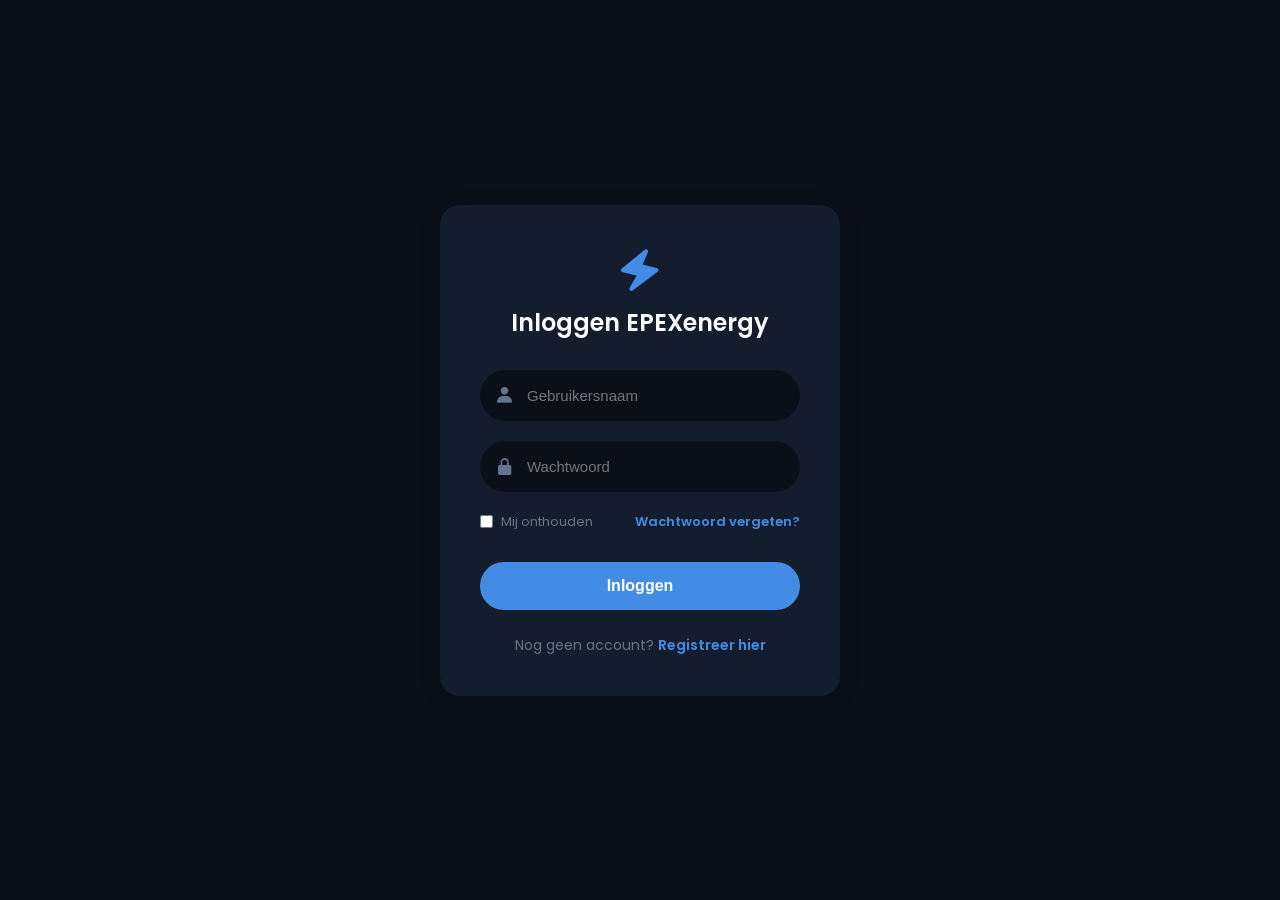
<file: html/login.html>
<!DOCTYPE html>
<html lang="nl">
<head>
    <meta charset="UTF-8">
    <meta name="viewport" content="width=device-width, initial-scale=1.0">
    <title>Login - EPEXenergy</title>
    <link href='https://unpkg.com/boxicons@2.1.4/css/boxicons.min.css' rel='stylesheet'>
    <link rel="stylesheet" href="css/style.css?v=101">
    <link rel="manifest" href="manifest.json">
    <link rel="icon" type="image/png" sizes="192x192" href="pics/icon-192.png">
    <meta name="theme-color" content="#3c91e6">
    <style>
        body {
            display: flex; justify-content: center; align-items: center;
            height: 100vh; background-color: var(--grey); font-family: var(--poppins);
        }
        .login-box {
            background: var(--light); padding: 40px; border-radius: 20px;
            box-shadow: 0 4px 20px rgba(0, 0, 0, 0.2); width: 100%; max-width: 400px; text-align: center;
        }
        .login-box .logo { font-size: 50px; color: var(--blue); margin-bottom: 10px; }
        .login-box h2 { color: var(--dark); margin-bottom: 30px; font-weight: 600; }
        .input-group { position: relative; margin-bottom: 20px; }
        .input-group i {
            position: absolute; left: 15px; top: 50%; transform: translateY(-50%);
            color: var(--dark-grey); font-size: 20px;
        }
        .input-group input {
            width: 100%; padding: 15px 15px 15px 45px; border: 2px solid transparent;
            border-radius: 30px; background: var(--grey); color: var(--dark);
            outline: none; font-size: 15px; transition: all 0.3s ease;
        }
        .input-group input:focus { border-color: var(--blue); }
        .btn-login {
            width: 100%; padding: 15px; background: var(--blue); color: #fff;
            border: none; border-radius: 30px; font-size: 16px; font-weight: 600;
            cursor: pointer; transition: 0.3s ease; margin-top: 10px;
        }
        .btn-login:hover { background: #2b7fc7; }
        
        #error-msg {
            color: #DB504A; margin-top: 15px; font-size: 14px; font-weight: 500; display: none;
        }
        .register-link {
            margin-top: 25px; font-size: 14px; color: var(--dark-grey);
        }
        .register-link a, .forgot-link a {
            color: var(--blue); font-weight: 600; text-decoration: none;
        }
        .register-link a:hover, .forgot-link a:hover { text-decoration: underline; }
        .forgot-link {
            text-align: right; margin-bottom: 20px; font-size: 13px;
        }
    </style>
</head>
<body class="dark">

    <div class="login-box">
        <i class='bx bxs-zap logo'></i>
        <h2>Inloggen EPEXenergy</h2>
        
        <form id="loginForm">
            <div class="input-group">
                <i class='bx bxs-user'></i>
                <input type="text" id="username" placeholder="Gebruikersnaam" required autocomplete="username">
            </div>
            
            <div class="input-group">
                <i class='bx bxs-lock-alt'></i>
                <input type="password" id="password" placeholder="Wachtwoord" required autocomplete="current-password">
            </div>
            
            <div style="display: flex; justify-content: space-between; align-items: center; margin-bottom: 20px; font-size: 13px;">
                <label style="color: var(--dark-grey); display: flex; align-items: center; cursor: pointer;">
                    <input type="checkbox" id="remember" style="margin-right: 8px;"> Mij onthouden
                </label>
                <div class="forgot-link" style="margin-bottom: 0;">
                    <a href="forgot.html">Wachtwoord vergeten?</a>
                </div>
            </div>
            
            <button type="submit" class="btn-login">Inloggen</button>
            
            <p id="error-msg"></p>
        </form>

        <div class="register-link">
            Nog geen account? <a href="register.html">Registreer hier</a>
        </div>
    </div>

    <script>
        document.getElementById('loginForm').addEventListener('submit', async function(e) {
            e.preventDefault(); 
            
            const user = document.getElementById('username').value;
            const pass = document.getElementById('password').value;
            const btn = document.querySelector('.btn-login');
            const errorMsg = document.getElementById('error-msg');
            
            btn.innerText = "Bezig met inloggen...";
            errorMsg.style.display = "none";
            
            try {
                // Let op: Node-RED draait standaard op poort 1880. Als Nginx dit niet goed doorstuurt, 
                // moeten we straks mogelijk :1880 toevoegen in je Nginx configuratie.
                const response = await fetch('http://192.168.1.130:1880/api/login', {
                    method: 'POST',
                    headers: { 'Content-Type': 'application/json' },
                    body: JSON.stringify({ username: user, password: pass })
                });
                
                // Controleer of Nginx niet stiekem een 404 of 405 error pagina teruggeeft
                if (!response.ok) {
                    throw new Error(`Webserver error: ${response.status} ${response.statusText}`);
                }
                
                const result = await response.json();
                
                if (result.success) {
                    // Check of het vinkje aan staat
                    const onthoudMij = document.getElementById('remember').checked;
                    
                    if (onthoudMij) {
                        localStorage.setItem('loggedInUser', JSON.stringify(result.user));
                        sessionStorage.removeItem('loggedInUser'); // Zeker weten dat de andere leeg is
                    } else {
                        sessionStorage.setItem('loggedInUser', JSON.stringify(result.user));
                        localStorage.removeItem('loggedInUser'); // Zeker weten dat de andere leeg is
                    }

                    btn.innerText = "Succes!";
                    btn.style.background = "#28a745"; 
                    setTimeout(() => { window.location.href = "index.html"; }, 500);
                } else {
                    errorMsg.innerText = result.error || "Verkeerde gebruikersnaam of wachtwoord.";
                    errorMsg.style.display = "block";
                    btn.innerText = "Inloggen";
                }
            } catch (error) {
                // Toon de exacte foutmelding zodat we weten wat er mis gaat!
                console.error(error);
                errorMsg.innerText = error.message.includes('Unexpected token') ? 
                                     "Nginx stuurt API data niet door naar Node-RED!" : 
                                     "Fout: " + error.message;
                errorMsg.style.display = "block";
                btn.innerText = "Inloggen";
            }
        });
    </script>
</body>
</html>
</file>
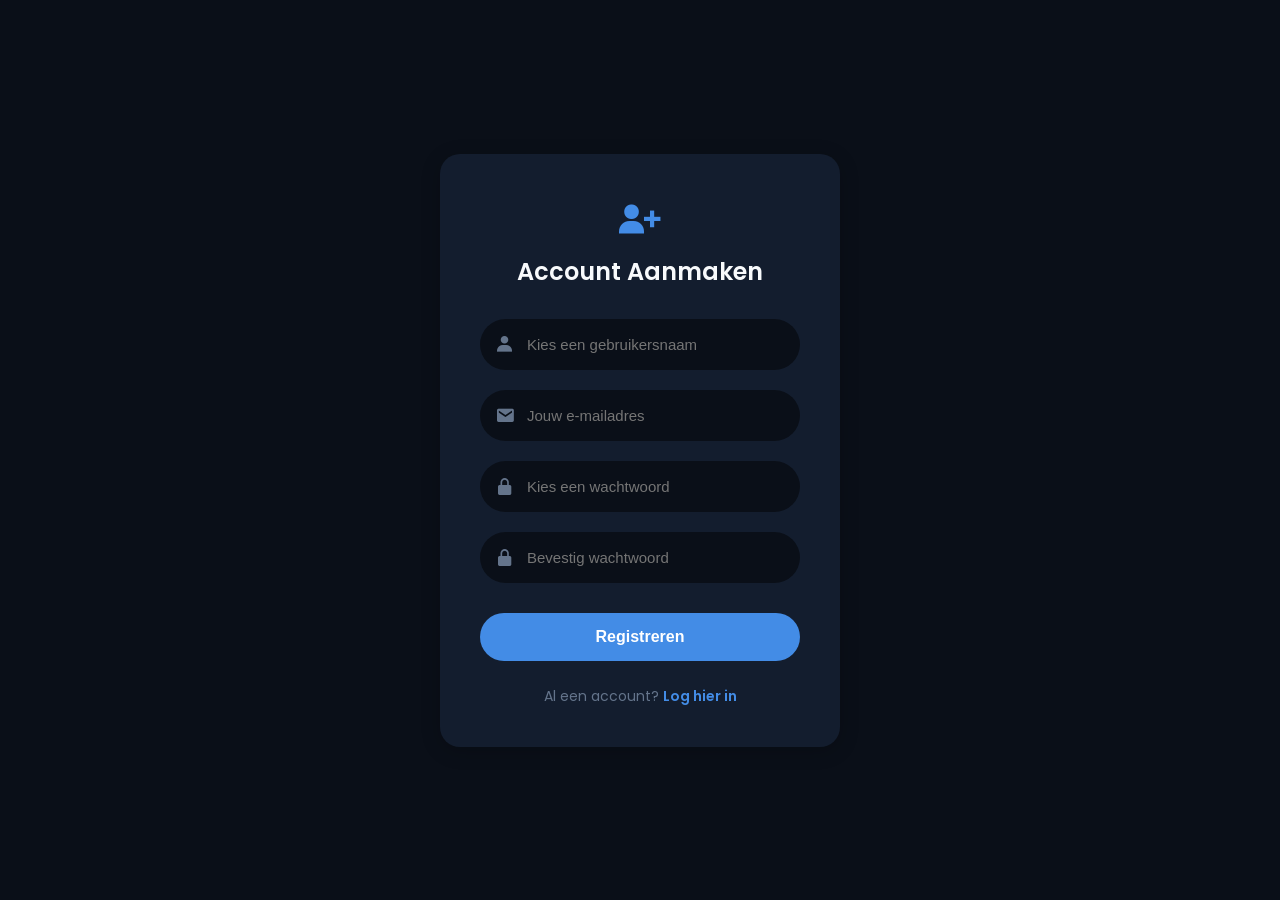
<file: html/register.html>
<!DOCTYPE html>
<html lang="nl">
<head>
    <meta charset="UTF-8">
    <meta name="viewport" content="width=device-width, initial-scale=1.0">
    <title>Registreren - EPEXenergy</title>
    <link href='https://unpkg.com/boxicons@2.1.4/css/boxicons.min.css' rel='stylesheet'>
    <link rel="stylesheet" href="css/style.css?v=101">
    <link rel="manifest" href="manifest.json">
    <link rel="icon" type="image/png" sizes="192x192" href="pics/icon-192.png">
    <meta name="theme-color" content="#3c91e6">
    <style>
        body {
            display: flex; justify-content: center; align-items: center;
            min-height: 100vh; background-color: var(--grey); font-family: var(--poppins);
        }
        .login-box {
            background: var(--light); padding: 40px; border-radius: 20px;
            box-shadow: 0 4px 20px rgba(0, 0, 0, 0.2); width: 100%; max-width: 400px; text-align: center;
        }
        .login-box .logo { font-size: 50px; color: var(--blue); margin-bottom: 10px; }
        .login-box h2 { color: var(--dark); margin-bottom: 30px; font-weight: 600; }
        .input-group { position: relative; margin-bottom: 20px; }
        .input-group i {
            position: absolute; left: 15px; top: 50%; transform: translateY(-50%);
            color: var(--dark-grey); font-size: 20px;
        }
        .input-group input {
            width: 100%; padding: 15px 15px 15px 45px; border: 2px solid transparent;
            border-radius: 30px; background: var(--grey); color: var(--dark);
            outline: none; font-size: 15px; transition: all 0.3s ease;
        }
        .input-group input:focus { border-color: var(--blue); }
        .btn-login {
            width: 100%; padding: 15px; background: var(--blue); color: #fff;
            border: none; border-radius: 30px; font-size: 16px; font-weight: 600;
            cursor: pointer; transition: 0.3s ease; margin-top: 10px;
        }
        .btn-login:hover { background: #2b7fc7; }
        
        #error-msg {
            color: #DB504A; margin-top: 15px; font-size: 14px; font-weight: 500; display: none;
        }
        .register-link {
            margin-top: 25px; font-size: 14px; color: var(--dark-grey);
        }
        .register-link a {
            color: var(--blue); font-weight: 600; text-decoration: none;
        }
        .register-link a:hover { text-decoration: underline; }
    </style>
</head>
<body class="dark">

    <div class="login-box">
        <i class='bx bxs-user-plus logo'></i>
        <h2>Account Aanmaken</h2>
        
        <form id="registerForm">
            <div class="input-group">
                <i class='bx bxs-user'></i>
                <input type="text" id="username" placeholder="Kies een gebruikersnaam" required>
            </div>
            
            <div class="input-group">
                <i class='bx bxs-envelope'></i>
                <input type="email" id="email" placeholder="Jouw e-mailadres" required>
            </div>
            
            <div class="input-group">
                <i class='bx bxs-lock-alt'></i>
                <input type="password" id="password" placeholder="Kies een wachtwoord" required>
            </div>

            <div class="input-group">
                <i class='bx bxs-lock-alt'></i>
                <input type="password" id="password_confirm" placeholder="Bevestig wachtwoord" required>
            </div>
            
            <button type="submit" class="btn-login">Registreren</button>
            
            <p id="error-msg"></p>
        </form>

        <div class="register-link">
            Al een account? <a href="login.html">Log hier in</a>
        </div>
    </div>

    <script>
        document.getElementById('registerForm').addEventListener('submit', async function(e) {
            e.preventDefault(); 
            
            const user = document.getElementById('username').value;
            const email = document.getElementById('email').value;
            const pass = document.getElementById('password').value;
            const passConfirm = document.getElementById('password_confirm').value;
            const btn = document.querySelector('.btn-login');
            const errorMsg = document.getElementById('error-msg');
            
            // Check of wachtwoorden matchen
            if (pass !== passConfirm) {
                errorMsg.innerText = "Wachtwoorden komen niet overeen!";
                errorMsg.style.display = "block";
                return;
            }

            btn.innerText = "Bezig met registreren...";
            errorMsg.style.display = "none";
            
            try {
                // We gebruiken direct het Node-RED poortnummer net als bij login
                const response = await fetch('http://192.168.1.130:1880/api/register', {
                    method: 'POST',
                    headers: { 'Content-Type': 'application/json' },
                    body: JSON.stringify({ username: user, email: email, password: pass })
                });
                
                const result = await response.json();
                
                if (result.success) {
                    btn.innerText = "Account aangemaakt!";
                    btn.style.background = "#28a745"; 
                    // Stuur direct door naar inloggen
                    setTimeout(() => { window.location.href = "login.html"; }, 1500);
                } else {
                    errorMsg.innerText = result.error || "Fout bij het registreren.";
                    errorMsg.style.display = "block";
                    btn.innerText = "Registreren";
                }
            } catch (error) {
                console.error(error);
                errorMsg.innerText = "Kan geen verbinding maken met de server.";
                errorMsg.style.display = "block";
                btn.innerText = "Registreren";
            }
        });
    </script>
</body>
</html>
</file>
<file: html/css/style.css>
@import url('https://fonts.googleapis.com/css2?family=Lato:wght@400;700&family=Poppins:wght@400;500;600;700&display=swap');

*, *::before, *::after {
    margin: 0;
    padding: 0;
    box-sizing: border-box;
}

a { text-decoration: none; color: inherit; }
li { list-style: none; }

:root {
    --poppins: 'Poppins', sans-serif;
    --lato: 'Lato', sans-serif;
    
    /* ZACHTE LICHTMODUS (Niet meer verblindend!) */
    --light: #ffffff;       /* Pure witte kaarten voor de leesbaarheid */
    --grey: #edf2f7;        /* Zachte grijsblauwe achtergrond (rustig voor de ogen!) */
    --dark: #334155;        /* Zacht donkerblauw/grijs voor tekst ipv hard zwart */
    --blue: #438ce6;        /* HET EXACTE BLAUW VAN JE LOGO! */
    --dark-grey: #64748b;
    
    /* GRAFIEK KLEUREN */
    --cyan: #438ce6;        /* Cyaan wordt nu ook vervangen door Logo Blauw */
    --light-blue: #dbeafe;
    --red: #ef4444;
    --green: #10b981;
    --yellow: #f59e0b;
    --orange: #f97316;
}

body.dark {
    /* CHIQUE DARK MODUS (Diep marineblauw passend bij het logo, ipv saai pikzwart) */
    --grey: #0a0f18;        
    --light: #131d2e;       
    --dark: #f8fafc;        
}

html, body {
    height: 100%;
    width: 100%;
    overflow: hidden;
    background: var(--grey);
    color: var(--dark);
    font-family: var(--poppins);
}

/* ================= SIDEBAR ================= */
#sidebar {
    position: fixed;
    top: 0;
    left: 0;
    bottom: 0;
    width: 260px;
    height: 100%;
    background: var(--light);
    z-index: 2000;
    font-family: var(--lato);
    transition: left 0.25s ease, width 0.3s ease;
    display: flex;
    flex-direction: column;
    justify-content: space-between;
    border-right: 1px solid rgba(56, 189, 248, 0.12);
}

#sidebar.hide { width: 60px; }
#sidebar.hide .text,
#sidebar.hide .kalender-sectie,
#sidebar.hide .sub-menu,
#sidebar.hide .dropdown-btn .bx-chevron-down { display: none !important; }

#sidebar .brand {
    font-size: 20px;
    font-weight: 700;
    height: 50px;
    display: flex;
    align-items: center;
    color: var(--blue);
}

#sidebar .side-menu {
    width: 100%;
    padding: 0 12px;
}
#sidebar .side-menu.top { margin-top: 10px; }
#sidebar .side-menu.bottom { margin-bottom: 12px; }
#sidebar .side-menu li { margin-bottom: 4px; }

#sidebar .side-menu li a {
    width: 100%;
    height: 38px;
    background: transparent;
    display: flex;
    align-items: center;
    border-radius: 8px;
    font-size: 14px;
    color: var(--dark-grey);
    white-space: nowrap;
    transition: 0.2s ease;
    padding: 0 10px;
}

#sidebar .side-menu li a .bx {
    min-width: 28px;
    font-size: 18px;
    display: flex;
    justify-content: center;
    margin-right: 8px;
}

#sidebar .side-menu.top li a:hover {
    background: rgba(60, 145, 230, 0.15);
    color: var(--dark);
}

#sidebar .side-menu.top li.active a {
    background: var(--blue);
    color: #ffffff;
    font-weight: 600;
}

#sidebar .side-menu li a.logout { color: var(--red); }

/* Dropdown Submenu */
#sidebar .side-menu li .dropdown-btn {
    display: flex;
    justify-content: space-between;
    align-items: center;
    width: 100%;
    cursor: pointer;
}

#sidebar .side-menu li .dropdown-btn .bx-chevron-down {
    transition: transform 0.3s ease;
    min-width: 20px;
    font-size: 16px;
}

#sidebar .side-menu li.show-menu .dropdown-btn .bx-chevron-down {
    transform: rotate(-180deg);
}

#sidebar .side-menu .sub-menu {
    max-height: 0;
    overflow: hidden;
    transition: max-height 0.3s ease-in-out, margin 0.3s ease-in-out;
    padding-left: 36px;
    margin: 0;
}

#sidebar .side-menu li.show-menu .sub-menu {
    max-height: 200px;
    margin-top: 4px;
    margin-bottom: 8px;
}

#sidebar .side-menu .sub-menu li a {
    height: 32px;
    font-size: 13px;
    color: var(--dark-grey);
    border-radius: 6px;
    opacity: 0.8;
    transition: opacity 0.3s ease, color 0.3s ease;
}

#sidebar .side-menu .sub-menu li a:hover,
#sidebar .side-menu .sub-menu li a.active-sub {
    color: var(--blue);
    background: transparent;
    font-weight: 600;
    opacity: 1;
}

/* ================= KALENDER WIDGET ================= */
.kalender-sectie { padding: 16px 14px; color: var(--dark-grey); }
.kalender-box {
    background: #09101d;
    border: 1px solid #0284c7;
    border-radius: 8px;
    overflow: hidden;
}

.kalender-header {
    display: flex;
    justify-content: space-between;
    align-items: center;
    padding: 10px 12px;
    color: #ffffff;
}

.kalender-header i {
    cursor: pointer;
    font-size: 18px;
    color: var(--dark-grey);
    transition: 0.2s;
}
.kalender-header i:hover { color: #ffffff; }
#kalender-maand { font-size: 14px; font-weight: 600; color: #38bdf8; }

.kalender-weekdagen, #kalender-dagen {
    display: grid;
    grid-template-columns: repeat(7, 1fr);
    text-align: center;
}

.kalender-weekdagen {
    font-size: 11px;
    font-weight: 700;
    padding: 4px 8px;
    background: rgba(255, 255, 255, 0.05);
    color: #ffffff;
}

#kalender-dagen {
    padding: 10px 8px;
    row-gap: 6px;
    column-gap: 2px;
}

.cal-day {
    width: 26px; height: 26px;
    margin: 0 auto;
    display: flex;
    align-items: center;
    justify-content: center;
    border-radius: 50%;
    font-size: 11px;
    cursor: pointer;
    color: #cbd5e1;
    background: rgba(56, 189, 248, 0.08);
    transition: 0.15s ease;
}

.cal-day:hover { background: rgba(56, 189, 248, 0.3); color: #ffffff; }
.cal-day.selected, .cal-day.range-start, .cal-day.range-end {
    background: #38bdf8 !important;
    color: #070b14 !important;
    font-weight: 700;
}
.cal-day.range-start { border-radius: 50% 4px 4px 50%; }
.cal-day.range-end { border-radius: 4px 50% 50% 4px; }
.cal-day.range-start.range-end { border-radius: 50%; }
.cal-day.in-range { background: rgba(34, 211, 238, 0.22) !important; color: #cbd5e1 !important; }
.cal-day.today:not(.selected) { border: 1px solid #38bdf8; color: #38bdf8; }

/* ================= CONTENT & NAVBAR ================= */
#content {
    position: fixed;
    top: 0;
    bottom: 0;
    right: 0;
    left: 260px;
    width: calc(100% - 260px);
    height: 100%;
    display: flex;
    flex-direction: column;
    overflow: hidden;
}

#sidebar.hide ~ #content { width: calc(100% - 60px); left: 60px; }

#content nav {
    flex: 0 0 46px;
    height: 46px;
    min-height: 46px;
    background: var(--light);
    padding: 0 24px;
    display: flex;
    align-items: center;
    gap: 20px;
    font-family: var(--lato);
    border-bottom: 1px solid rgba(56, 189, 248, 0.12);
}

#content nav .bx-menu { display: none !important; cursor: pointer; }
#content nav .nav-link { font-size: 14px; }
#content nav form { margin-right: auto; }
#content nav .profile img { width: 30px; height: 30px; object-fit: cover; border-radius: 50%; }

/* Dark/Light mode switch */
#content nav .swith-lm {
    background-color: var(--grey);
    border-radius: 50px;
    cursor: pointer;
    display: flex;
    align-items: center;
    justify-content: space-between;
    padding: 3px;
    position: relative;
    height: 21px; width: 45px;
    transform: scale(1.1);
}

#content nav .swith-lm .ball {
    background-color: var(--blue);
    border-radius: 50%;
    position: absolute;
    top: 2px; left: 2px;
    height: 17px; width: 17px;
    transition: transform 0.3s ease, background-color 0.3s ease;
}

#content nav .checkbox:checked + .swith-lm .ball {
    transform: translateX(24px);
    background-color: var(--orange);
}

.bxs-moon { color: var(--yellow); font-size: 12px; }
.bx-sun { color: var(--orange); font-size: 12px; }

/* ================= MAIN & WIDGETS ================= */
#content main {
    flex: 1 1 0%;
    min-height: 0;
    width: 100%;
    padding: 14px 24px;
    display: flex;
    flex-direction: column;
    overflow: hidden;
}

#content main .head-title .left h1 {
    font-size: 20px; font-weight: 600;
    color: var(--dark); line-height: 1.2;
}

.live-status { display: flex; align-items: center; gap: 8px; font-size: 12px; color: var(--dark-grey); margin-top: 4px; }
.pulse-dot { width: 8px; height: 8px; background-color: var(--green); border-radius: 50%; box-shadow: 0 0 8px var(--green); }

#content main .box-info {
    display: grid;
    grid-template-columns: repeat(3, 1fr);
    gap: 16px; margin-top: 12px; width: 100%;
}

#content main .box-info li {
    padding: 12px 18px;
    background: var(--light);
    border: 1px solid rgba(56, 189, 248, 0.22);
    border-radius: 8px;
    display: flex; align-items: center;
}

#content main .box-info li .text p { font-size: 12px; color: var(--dark-grey); margin-bottom: 4px; }
#content main .box-info li .text h3 { font-size: 16px; font-weight: 600; color: var(--dark); }
.unit-label { font-size: 13px; font-weight: 400; color: var(--dark-grey); }

.toggle-stats-arrow { display: none; }

/* Controls & Legend */
.chart-controls { display: flex; justify-content: space-between; align-items: center; margin: 12px 0 8px; }
.date-nav { display: flex; gap: 6px; }

.date-nav button {
    background: var(--light);
    border: 1px solid rgba(56, 189, 248, 0.3);
    color: var(--dark);
    padding: 5px 12px; border-radius: 5px;
    font-size: 12px; font-weight: 600; cursor: pointer;
    display: flex; align-items: center; justify-content: center;
    transition: 0.2s ease;
}
.date-nav button#btn-today { color: var(--cyan); }
.date-nav button:hover { background: rgba(56, 189, 248, 0.15); border-color: var(--cyan); }

.chart-legend { display: flex; align-items: center; gap: 18px; }
.legend-item { display: flex; align-items: center; gap: 7px; cursor: pointer; font-size: 12px; color: var(--dark); user-select: none; transition: opacity 0.2s ease; }
.legend-box { width: 12px; height: 12px; border-radius: 3px; display: inline-block; }
.legend-item.hidden-dataset { opacity: 0.45; }
.legend-item.hidden-dataset .legend-text { text-decoration: line-through; color: var(--dark-grey); }
.legend-line { width: 14px; height: 0; border-top: 2px dashed; display: inline-block; }

/* Table / Chart area */
#content main .table-data,
#content main .table-data .order {
    flex: 1 1 0%;
    display: flex;
    flex-direction: column;
    width: 100%;
    min-height: 0;
    overflow: hidden;
}

#content main .table-data .order {
    border-radius: 8px;
    background: var(--light);
    border: 1px solid rgba(56, 189, 248, 0.22);
    padding: 16px;
}

.chart-wrapper {
    flex: 1 1 0%;
    display: block;
    position: relative;
    width: 100%;
    height: 100%;
    min-height: 0;
    overflow: hidden;
}

.chart-wrapper canvas {
    touch-action: none !important;
    user-select: none !important;
    -webkit-user-select: none !important;
}

/* Maand/Jaar Kiezer */
.mp-month-btn, .cal-item-btn {
    text-align: center; border-radius: 6px; cursor: pointer; font-size: 12px; transition: all 0.2s ease;
}
.mp-month-btn { background: rgba(139, 155, 180, 0.1); color: var(--dark-grey); padding: 8px 0; }
.mp-month-btn:hover, .mp-month-btn.selected { background: var(--blue); color: #fff; }
.mp-month-btn.selected { font-weight: bold; }

.kalender-grid-3x4 { display: grid; grid-template-columns: repeat(3, 1fr); gap: 6px; padding-top: 6px; }
.cal-item-btn { padding: 8px 4px; font-weight: 500; color: var(--dark); background: rgba(139, 155, 180, 0.08); }
.cal-item-btn:hover { background: rgba(56, 189, 248, 0.2); color: #38bdf8; }
.cal-item-btn.active { background: #38bdf8 !important; color: #070b14 !important; font-weight: 700; }

/* ================= LIGHT MODE FIXES ================= */
body:not(.dark) .kalender-sectie p { color: var(--dark-grey); }
body:not(.dark) .kalender-box { background: var(--light); border: 1px solid #cbd5e1; box-shadow: 0 2px 6px rgba(0, 0, 0, 0.04); }
body:not(.dark) .kalender-header { color: var(--dark); border-bottom: 1px solid #e2e8f0; }
body:not(.dark) .kalender-header i { color: var(--dark-grey); }
body:not(.dark) .kalender-weekdagen { background: #f1f5f9; color: #475569; }
body:not(.dark) .cal-day { color: #1e293b; background: transparent; }
body:not(.dark) .cal-day:hover { background: #e2e8f0; }
body:not(.dark) .cal-day.in-range { background: rgba(56, 189, 248, 0.25) !important; color: #0f172a !important; }
body:not(.dark) .cal-day.today { border-color: var(--blue); color: var(--blue); }
body:not(.dark) .cal-item-btn { background: #f1f5f9; color: #1e293b; }
body:not(.dark) .cal-item-btn:hover { background: #e2e8f0; color: var(--blue); }

#sidebar-overlay {
    display: none;
    position: fixed;
    top: 0; left: 0; right: 0; bottom: 0;
    width: 100%; height: 100%;
    background: rgba(0, 0, 0, 0.55);
    z-index: 1999;
    backdrop-filter: blur(2px);
}

/* ==========================================
   SEIZOENSPROFIEL: VERGELIJK & RONDE LEGENDA
   ========================================== */
.seizoen-vergelijk-balk {
    flex: 0 0 auto;
    display: flex;
    align-items: center;
    gap: 14px;
    margin-bottom: 10px;
    font-size: 13px;
    color: var(--dark-grey);
}

.seizoen-jaar-check {
    display: inline-flex;
    align-items: center;
    gap: 6px;
    cursor: pointer;
    color: var(--dark);
    font-weight: 500;
    user-select: none;
}

.seizoen-jaar-check input[type="checkbox"] {
    accent-color: #38bdf8;
    width: 15px;
    height: 15px;
    cursor: pointer;
}

.seizoen-legend-bar {
    flex: 0 0 auto;
    display: flex;
    justify-content: center;
    align-items: center;
    flex-wrap: wrap;
    gap: 14px;
    padding: 4px 0 10px 0;
}

.seizoen-legend-item {
    display: flex;
    align-items: center;
    gap: 6px;
    cursor: pointer;
    font-size: 12px;
    color: var(--dark);
    user-select: none;
    transition: opacity 0.2s ease;
}

.seizoen-legend-item.hidden-dataset {
    opacity: 0.35;
    text-decoration: line-through;
}

.seizoen-ring {
    width: 12px;
    height: 12px;
    border-radius: 50%;
    border: 2.5px solid;
    display: inline-block;
    background: rgba(0, 0, 0, 0.25);
}

/* ==========================================
   MOBIELE APP LAYOUT (ENKEL GSM / PORTRET)
   ========================================== */
@media (max-aspect-ratio: 1/1), (max-width: 768px) {
    #content nav .bx-menu {
        display: block !important;
        cursor: pointer;
    }
    #close-mobile-menu {
        display: block !important;
    }

    /* Veranker #content keihard aan de 4 randen van het zichtbare scherm (GEEN 100dvh bug meer!) */
    #content {
        position: fixed !important;
        top: 0 !important;
        left: 0 !important;
        right: 0 !important;
        bottom: 0 !important;
        width: 100% !important;
        height: 100% !important;
        transition: none !important;
    }

    #sidebar {
        position: fixed !important;
        top: 0 !important;
        bottom: 0 !important;
        left: -280px !important;
        width: 260px !important;
        height: 100% !important;
        z-index: 2000 !important;
        transition: left 0.25s ease !important;
        box-shadow: 5px 0 25px rgba(0, 0, 0, 0.6);
    }
    #sidebar.mobile-open {
        left: 0 !important;
    }
    #sidebar-overlay.active {
        display: block !important;
    }

    #content main {
        flex: 1 1 0% !important;
        min-height: 0 !important;
        height: auto !important;
        max-height: none !important;
        padding: 8px 8px 10px 8px !important;
        overflow: hidden !important;
        display: flex !important;
        flex-direction: column !important;
    }

    #content main[style*="display: none"] {
        display: none !important;
    }

    #content main .head-title {
        flex: 0 0 auto !important;
        margin-bottom: 4px !important;
    }
    #content main .head-title .left h1 {
        font-size: 16px !important;
        margin-bottom: 0 !important;
        white-space: nowrap !important;
        overflow: hidden !important;
        text-overflow: ellipsis !important;
    }
    .live-status {
        margin-top: 2px !important;
        font-size: 11px !important;
    }

    /* UITKLAPBARE STATISTIEK-KAARTEN OVER DE GRAFIEK */
    #content main .box-info {
        position: relative !important;
        z-index: 150 !important;
        display: block !important;
        flex: 0 0 44px !important;
        height: 44px !important;
        margin-top: 2px !important;
        margin-bottom: 6px !important;
    }

    #content main .box-info li {
        position: absolute !important;
        width: 100% !important;
        height: 44px !important;
        left: 0 !important;
        transition: all 0.25s cubic-bezier(0.4, 0, 0.2, 1) !important;
        padding: 8px 12px !important;
        display: flex !important;
        align-items: center !important;
        background: var(--light) !important;
        backdrop-filter: blur(12px) !important;
        -webkit-backdrop-filter: blur(12px) !important;
        box-shadow: 0 8px 25px rgba(0, 0, 0, 0.6) !important;
    }

    /* VERWIJDER DE HARDE SCHADUW IN LIGHT MODE OP MOBIEL */
    body:not(.dark) #content main .box-info li {
        box-shadow: 0 4px 15px rgba(66, 139, 229, 0.15) !important; /* Een zachte blauwe schaduw passend bij het logo */
        background: rgba(240, 244, 248, 0.85) !important; /* Zacht grijsblauw transparant */
        border: 1px solid rgba(66, 139, 229, 0.25) !important; /* Subtiel blauw randje */
    }

    #content main .box-info li:nth-child(1) {
        top: 0 !important;
        z-index: 3 !important;
    }

    .toggle-stats-arrow {
        display: inline-block !important;
        font-size: 24px !important;
        margin-right: 8px !important;
        color: var(--blue) !important;
        transition: transform 0.25s ease !important;
    }
    #content main .box-info.expanded .toggle-stats-arrow {
        transform: rotate(180deg) !important;
    }

    #content main .box-info:not(.expanded) li:nth-child(2),
    #content main .box-info:not(.expanded) li:nth-child(3) {
        top: 0 !important;
        opacity: 0 !important;
        pointer-events: none !important;
        z-index: 1 !important;
    }

    /* Kaart 2 & 3: Bij uitklappen schuiven ze NAADLOOS onder elkaar (geen gaten meer!) */
    #content main .box-info.expanded li:nth-child(2) {
        top: 44px !important; /* Was 48px, daardoor had je een kier! */
        opacity: 1 !important;
        pointer-events: auto !important;
        z-index: 4 !important;
    }
    #content main .box-info.expanded li:nth-child(3) {
        top: 88px !important; /* Was 96px, nu sluit het perfect aan op 2x44px */
        opacity: 1 !important;
        pointer-events: auto !important;
        z-index: 4 !important;
    }

    #content main .box-info li .text {
        display: flex !important;
        flex-direction: row !important;
        justify-content: space-between !important;
        align-items: center !important;
        width: 100% !important;
    }
    
    #content main .box-info li .text p {
        font-size: 12px !important;
        margin: 0 !important;
    }
    
    #content main .box-info li .text h3 {
        font-size: 15px !important;
        margin: 0 !important;
    }

    /* Datum-pijltjes BOVEN, Legende DAARONDER */
    .chart-controls {
        flex: 0 0 auto !important;
        flex-direction: column !important;
        align-items: center !important;
        gap: 6px !important;
        margin: 0 0 6px 0 !important;
    }

    .date-nav {
        width: 100% !important;
        justify-content: center !important;
    }

    .chart-legend {
        width: 100% !important;
        justify-content: center !important;
        flex-wrap: wrap !important;
        gap: 6px 12px !important;
    }

    .legend-item {
        font-size: 11px !important;
        gap: 5px !important;
    }

    /* Grafiek-container vult exact de overgebleven ruimte */
    #content main .table-data {
        flex: 1 1 0% !important;
        min-height: 0 !important;
        margin-top: 0 !important;
        overflow: hidden !important;
    }

    #content main .table-data .order {
        flex: 1 1 0% !important;
        min-height: 0 !important;
        height: 100% !important;
        padding: 6px 4px 8px 2px !important;
        display: flex !important;
        flex-direction: column !important;
        overflow: hidden !important;
    }

    .chart-wrapper {
        flex: 1 1 0% !important;
        display: block !important;
        min-height: 0 !important;
        height: 100% !important;
        width: 100% !important;
        position: relative !important;
        overflow: hidden !important;
    }
}

/* ==========================================
   INSTELLINGEN SCHERM STYLING
   ========================================== */
.settings-form {
    display: flex;
    flex-direction: column;
    gap: 16px;
    margin-top: 12px;
}

.setting-item {
    display: flex;
    justify-content: flex-start; /* FIX: Niet meer space-between! */
    align-items: center;
    padding-bottom: 16px;
    border-bottom: 1px solid rgba(139, 155, 180, 0.15);
    gap: 32px; /* Zorgt voor een vaste, mooie afstand tussen tekst en input */
}
.setting-item:last-child {
    border-bottom: none;
    padding-bottom: 0;
}

.setting-info {
    flex: 0 0 400px; /* FIX: Vaste breedte voor de tekst op PC */
}
.setting-info strong {
    font-size: 14px;
    color: var(--dark);
    display: block;
    margin-bottom: 4px;
}
.setting-info p {
    font-size: 12px;
    color: var(--dark-grey);
    line-height: 1.4;
}

/* Select & Inputs */
.custom-select {
    padding: 8px 12px;
    border-radius: 8px;
    background: var(--grey);
    color: var(--dark);
    border: 1px solid rgba(139, 155, 180, 0.2);
    font-family: var(--poppins);
    font-size: 13px;
    outline: none;
    cursor: pointer;
}

.input-with-unit {
    display: flex;
    align-items: center;
    background: var(--grey);
    border: 1px solid rgba(139, 155, 180, 0.2);
    border-radius: 8px;
    padding: 0 12px;
    height: 36px;
}
.input-with-unit .prefix, .input-with-unit .suffix {
    color: var(--dark-grey);
    font-size: 13px;
    font-weight: 500;
}
.input-with-unit input {
    background: transparent;
    border: none;
    color: var(--dark);
    font-family: var(--poppins);
    font-size: 14px;
    font-weight: 600;
    text-align: center;
    width: 60px;
    outline: none;
    padding: 0 4px;
}

/* Save Button */
.btn-save {
    background: var(--blue);
    color: #fff;
    border: none;
    padding: 12px 24px;
    border-radius: 8px;
    font-family: var(--poppins);
    font-size: 14px;
    font-weight: 600;
    cursor: pointer;
    display: flex;
    align-items: center;
    gap: 8px;
    transition: 0.2s ease;
    box-shadow: 0 4px 10px rgba(67, 140, 230, 0.3);
}
.btn-save:hover {
    background: #3174c6;
    transform: translateY(-2px);
}

/* iOS Style Toggle Switch */
.toggle-switch label {
    position: relative;
    display: inline-block;
    width: 44px;
    height: 24px;
    background: var(--dark-grey);
    border-radius: 24px;
    cursor: pointer;
    transition: 0.3s ease;
}
.toggle-switch label::after {
    content: '';
    position: absolute;
    top: 2px;
    left: 2px;
    width: 20px;
    height: 20px;
    background: #fff;
    border-radius: 50%;
    transition: 0.3s ease;
}
.toggle-switch input:checked + label {
    background: var(--blue);
}
.toggle-switch input:checked + label::after {
    transform: translateX(20px);
}

@media (max-width: 768px) {
    .setting-item {
        flex-direction: column !important;
        align-items: flex-start !important;
        gap: 12px !important;
    }
    
    .setting-info {
        flex: none !important; /* Vergeet de 400px breedte van de PC! */
        width: 100% !important;
        padding-right: 0 !important;
    }
    
    .setting-control {
        width: 100% !important;
    }
    
    .custom-select {
        width: 100% !important; /* Maak dropdowns over de hele breedte op mobiel */
    }
}

/* ==========================================
   INPUT VELDEN (Zonder pijltjes!)
   ========================================== */
.align-top {
    align-items: flex-start !important;
}

.input-with-unit {
    display: flex;
    align-items: center;
    background: var(--grey);
    border: 1px solid rgba(139, 155, 180, 0.2);
    border-radius: 8px;
    padding: 0 12px;
    height: 36px;
}

.input-with-unit .prefix, .input-with-unit .suffix {
    color: var(--dark-grey);
    font-size: 13px;
    font-weight: 500;
    margin-right: 6px;
}

.input-with-unit input::placeholder {
    color: rgba(139, 155, 180, 0.4); /* Zacht transparant grijs */
    font-weight: 400;
}

.input-with-unit input {
    background: transparent;
    border: none;
    color: var(--dark); /* Duidelijke, donkere letters als je typt */
    font-family: var(--poppins);
    font-size: 14px;
    font-weight: 600;
    text-align: right;
    width: 75px;
    outline: none;
    padding: 0;
}

/* Verwijder de omhoog/omlaag pijltjes (spinners) bij getal-velden */
input[type="number"]::-webkit-inner-spin-button,
input[type="number"]::-webkit-outer-spin-button {
    -webkit-appearance: none;
    margin: 0;
}
input[type="number"] {
    appearance: textfield;
    -moz-appearance: textfield; /* Fix voor Firefox */
}

/* ==========================================
   SCROLL FIX VOOR INSTELLINGEN
   ========================================== */
#instellingen-container {
    overflow-y: auto !important;
    padding-bottom: 120px !important; /* Zorgt voor genoeg ruimte onderaan, voorbij de opslaan knop! */
}

/* ==========================================
   CUSTOM IN-APP DROPDOWN
   ========================================== */
.custom-dropdown-container {
    position: relative;
    width: 100%;
    font-family: var(--poppins);
    font-size: 13px;
    user-select: none;
}
.custom-dropdown-selected {
    background: var(--grey);
    color: var(--dark);
    border: 1px solid rgba(139, 155, 180, 0.2);
    padding: 10px 14px;
    border-radius: 8px;
    cursor: pointer;
    display: flex;
    justify-content: space-between;
    align-items: center;
    transition: 0.2s ease;
}
.custom-dropdown-selected::after {
    content: '\25BC'; /* Klein pijltje naar beneden */
    font-size: 10px;
    color: var(--dark-grey);
}
.custom-dropdown-options {
    position: absolute;
    top: calc(100% + 4px);
    left: 0;
    right: 0;
    background: var(--light);
    border: 1px solid rgba(139, 155, 180, 0.2);
    border-radius: 8px;
    z-index: 100;
    display: none; /* Verborgen tot je klikt */
    box-shadow: 0 8px 25px rgba(0, 0, 0, 0.15);
    overflow: hidden;
}
.custom-dropdown-options.show {
    display: block;
    animation: fadeInDown 0.2s ease-out;
}
.custom-dropdown-option {
    padding: 12px 14px;
    cursor: pointer;
    color: var(--dark);
    border-bottom: 1px solid rgba(139, 155, 180, 0.1);
    transition: background 0.2s;
}
.custom-dropdown-option:last-child {
    border-bottom: none;
}
.custom-dropdown-option:hover {
    background: var(--grey);
}

@keyframes fadeInDown {
    from { opacity: 0; transform: translateY(-5px); }
    to { opacity: 1; transform: translateY(0); }
}

/* ==========================================
   FIX VOOR AFGEKAPTE INSTELLINGEN BLOKKEN
   ========================================== */
#content main #instellingen-container .order {
    flex: none !important;         
    height: auto !important;       
    min-height: min-content !important;
    overflow: visible !important;  
    display: block !important;     /* Breek de flexbox van de grafieken! */
}

/* ==========================================
   ULTIEME VLOEIENDE SCROLL (INSTELLINGEN + DATAKWALITEIT MOBIEL)
   Geen 100dvh-bug meer: #content hangt al via position:fixed aan top:0/bottom:0
   ========================================== */
body.instellingen-pagina,
body.instellingen-pagina #content {
    overflow: hidden !important;
    height: 100% !important;
}

body.instellingen-pagina #content main {
    flex: 1 1 0% !important;
    min-height: 0 !important;
    height: auto !important;
    max-height: none !important;
    overflow-y: auto !important;
    overflow-x: hidden !important;
    -webkit-overflow-scrolling: touch !important;
    overscroll-behavior-y: contain !important;
    touch-action: pan-y !important;
}

body.instellingen-pagina #instellingen-container {
    display: flex !important;
    flex-direction: column !important;
    flex: 0 0 auto !important;
    height: auto !important;
    max-height: none !important;
    overflow: visible !important;
    padding-bottom: calc(90px + env(safe-area-inset-bottom)) !important;
}

/* ==========================================
   DATAKWALITEIT 2x2 DASHBOARD
   ========================================== */
#view-kwaliteit {
    flex-direction: column;
    flex: 1 1 0%;
    min-height: 0;
}

.kwaliteit-grid {
    display: grid;
    grid-template-columns: repeat(2, minmax(0, 1fr));
    grid-template-rows: repeat(2, minmax(0, 1fr));
    gap: 20px;
    width: 100%;
    flex: 1;
    min-height: 0;
}

.kwaliteit-card {
    background: var(--light);
    border-radius: 16px;
    padding: 20px;
    display: flex;
    flex-direction: column;
    min-height: 0;
    height: 100%;
    box-shadow: 0 4px 12px rgba(0, 0, 0, 0.08);
}

.kwaliteit-card-header {
    display: flex;
    justify-content: space-between;
    align-items: center;
    margin-bottom: 14px;
    gap: 10px;
    flex-shrink: 0;
}

.kwaliteit-card-header h3 {
    font-size: 16px;
    font-weight: 600;
    color: var(--dark);
    margin: 0;
}

.kwaliteit-select {
    background: var(--grey);
    color: var(--dark);
    border: 1px solid rgba(139, 155, 180, 0.25);
    border-radius: 8px;
    padding: 4px 10px;
    font-size: 13px;
    cursor: pointer;
}

.kwaliteit-chart-box {
    position: relative;
    flex: 1;
    min-height: 0;
    width: 100%;
}

.kwaliteit-table-wrapper {
    flex: 1;
    min-height: 0;
    overflow-y: auto;
    border-radius: 8px;
    scrollbar-width: thin;
    scrollbar-color: rgba(139, 155, 180, 0.35) transparent;
}

.kwaliteit-table {
    width: 100%;
    border-collapse: collapse;
    font-size: 13px;
    color: var(--dark);
}

.kwaliteit-table th {
    position: sticky;
    top: 0;
    background: var(--light);
    text-align: left;
    padding: 8px 10px;
    border-bottom: 1px solid rgba(139, 155, 180, 0.2);
    color: var(--dark-grey);
    font-weight: 600;
}

.kwaliteit-table td {
    padding: 8px 10px;
    border-bottom: 1px solid rgba(139, 155, 180, 0.1);
}

.kwaliteit-badge {
    display: inline-block;
    padding: 2px 8px;
    border-radius: 12px;
    font-size: 11px;
    font-weight: 600;
    background: rgba(239, 68, 68, 0.15);
    color: #ef4444;
}

/* Mobiel: exact hetzelfde vaste-navbar + scrollende-main gedrag als Instellingen */
@media (max-aspect-ratio: 1/1), (max-width: 960px) {
    body.tab-kwaliteit-actief,
    body.tab-kwaliteit-actief #content {
        overflow: hidden !important;
        height: 100% !important;
    }

    body.tab-kwaliteit-actief #content main#view-kwaliteit {
        flex: 1 1 0% !important;
        min-height: 0 !important;
        height: auto !important;
        max-height: none !important;
        overflow-y: auto !important;
        overflow-x: hidden !important;
        -webkit-overflow-scrolling: touch !important;
        overscroll-behavior-y: contain !important;
        touch-action: pan-y !important;
    }

    body.tab-kwaliteit-actief #view-kwaliteit .box-info {
        flex-shrink: 0 !important;
    }

    body.tab-kwaliteit-actief .kwaliteit-grid {
        display: flex !important;
        flex-direction: column !important;
        flex: 0 0 auto !important;
        gap: 14px;
        padding-bottom: calc(90px + env(safe-area-inset-bottom)) !important;
    }

    body.tab-kwaliteit-actief .kwaliteit-card {
        padding: 14px;
        min-height: 280px;
        height: auto !important;
        flex: 0 0 auto !important;
    }

    body.tab-kwaliteit-actief .kwaliteit-card-header h3 {
        font-size: 14px;
    }

    body.tab-kwaliteit-actief .kwaliteit-chart-box {
        min-height: 220px;
        height: 220px;
        flex: 0 0 auto;
    }

    /* Zorg dat swipen op de grafieken de pagina scrollt in plaats van vast te zitten */
    body.tab-kwaliteit-actief .kwaliteit-chart-box canvas {
        touch-action: pan-y !important;
    }

    body.tab-kwaliteit-actief .kwaliteit-table-wrapper {
        max-height: 280px;
        overflow-x: auto;
        -webkit-overflow-scrolling: touch;
    }

    body.tab-kwaliteit-actief .kwaliteit-table {
        font-size: 12px;
    }

    body.tab-kwaliteit-actief .kwaliteit-table th,
    body.tab-kwaliteit-actief .kwaliteit-table td {
        padding: 6px;
    }
}

@media screen and (max-width: 520px) {
    .kwaliteit-table th:nth-child(2),
    .kwaliteit-table td:nth-child(2) {
        display: none;
    }
}

#kalender-maand {
    cursor: pointer;
    padding: 2px 8px;
    border-radius: 6px;
    transition: background 0.15s ease, color 0.15s ease;
}

#kalender-maand:hover {
    background: rgba(56, 189, 248, 0.15);
    color: var(--blue);
}
</file>
